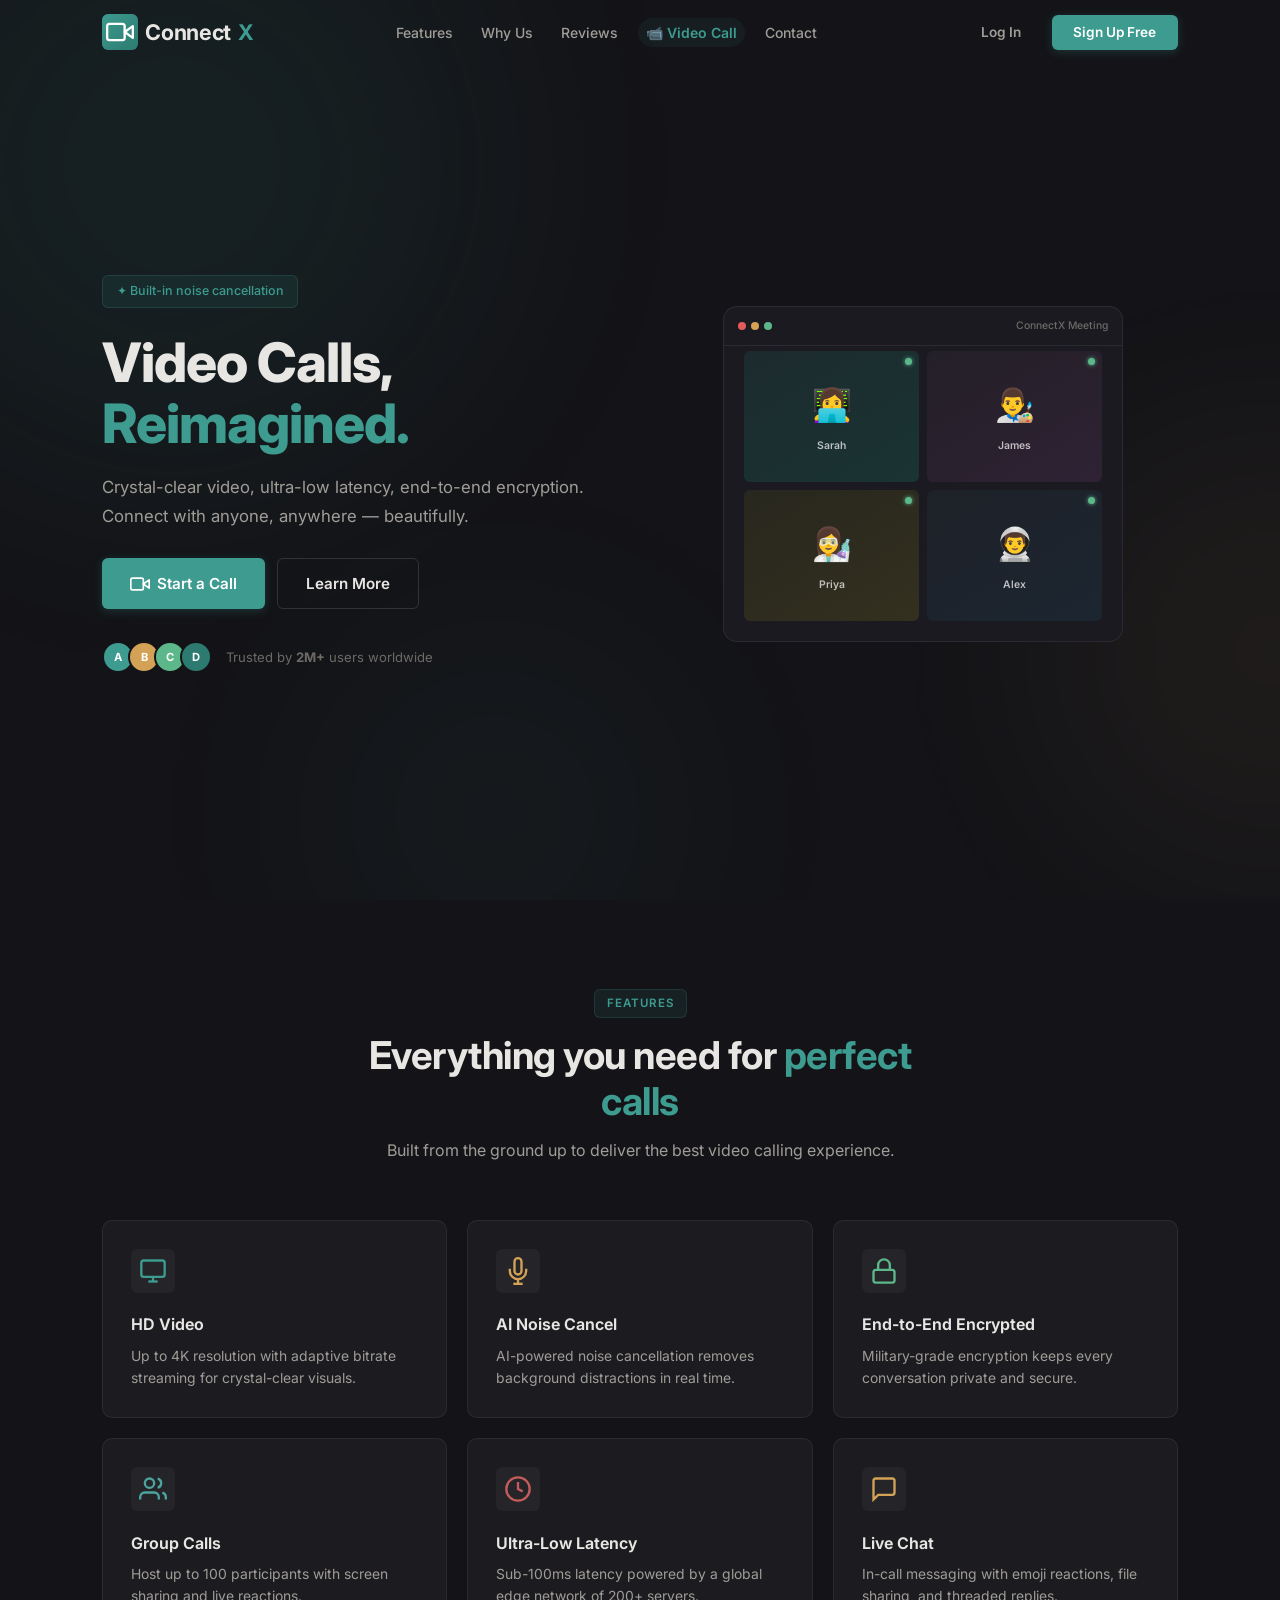
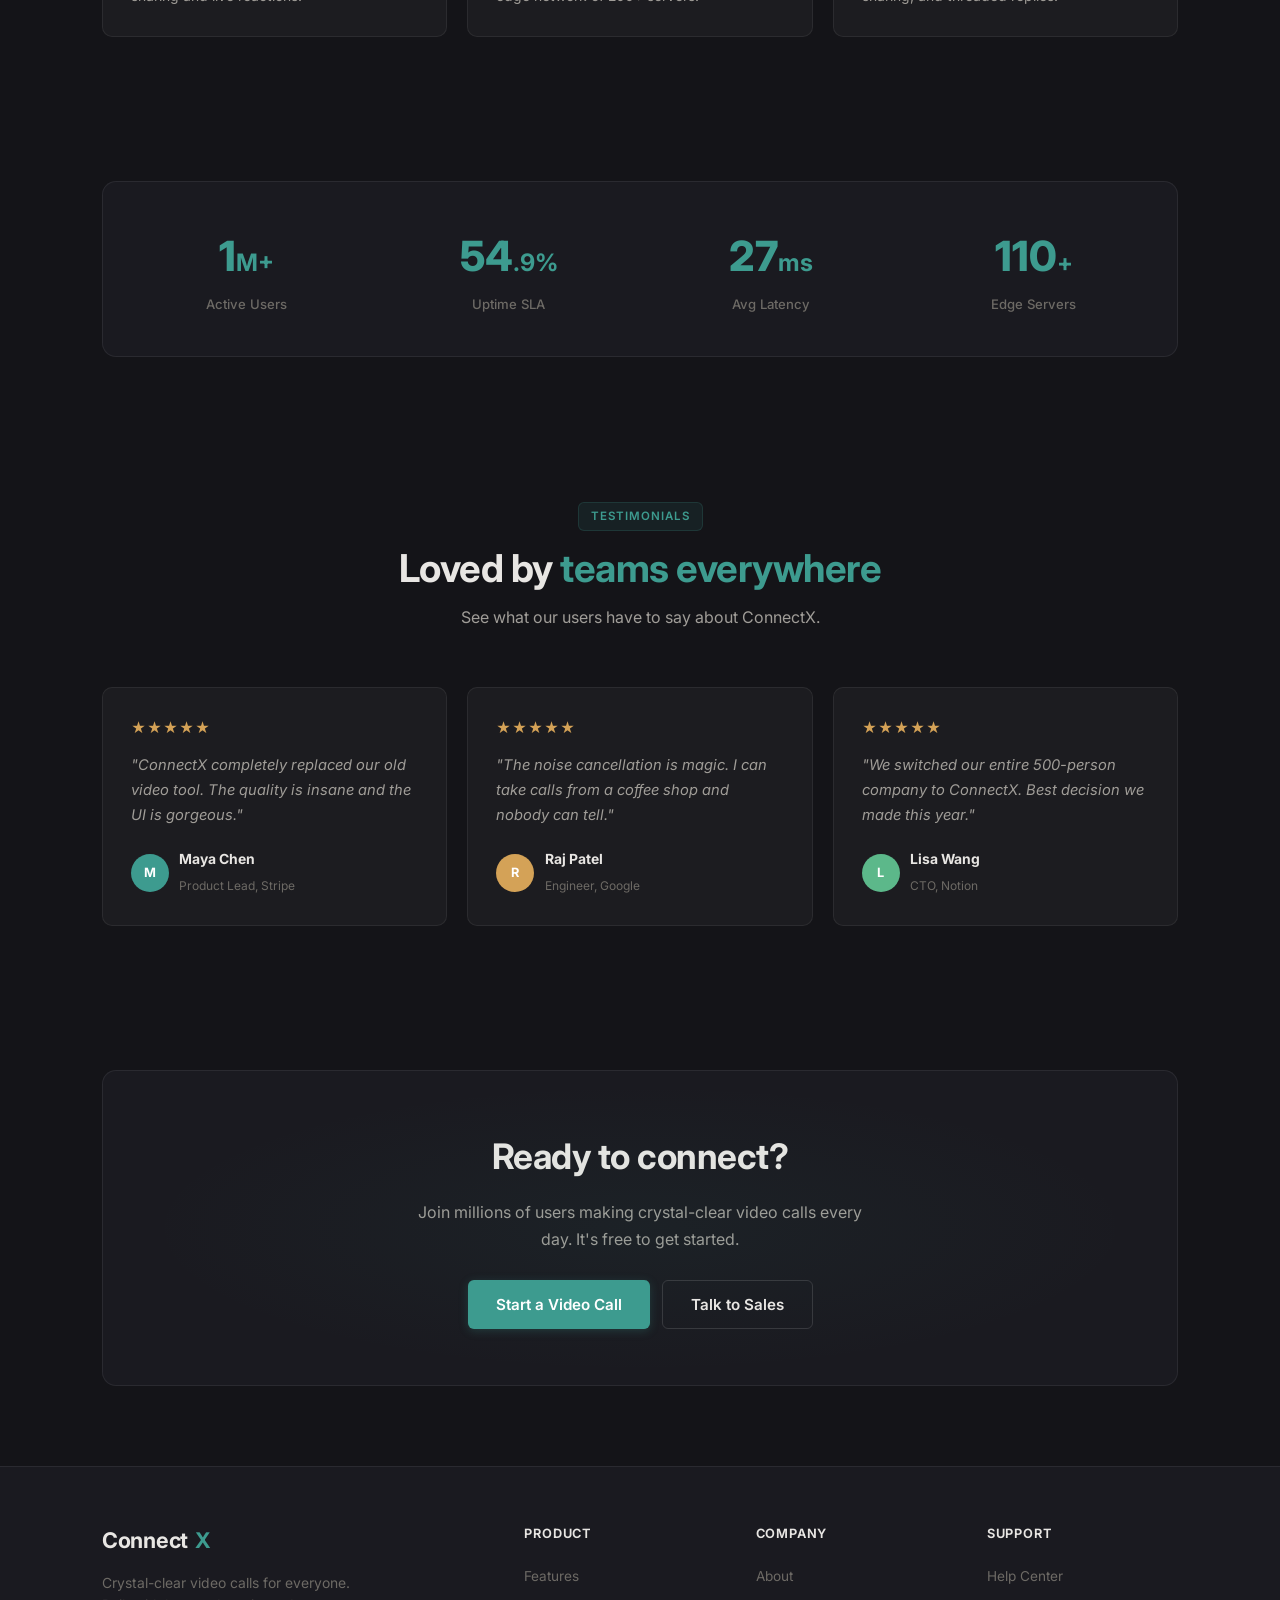
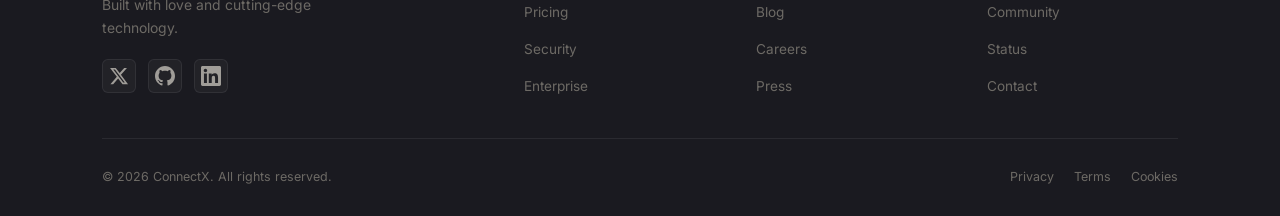
<file: index.html>
<!DOCTYPE html>
<html lang="en">

<head>
    <meta charset="UTF-8">
    <meta name="viewport" content="width=device-width, initial-scale=1.0">
    <title>ConnectX — Crystal Clear Video Calls</title>
    <meta name="description"
        content="ConnectX — Experience seamless, crystal-clear video calls with friends, family, and teams. Free, secure, and beautifully designed.">
    <link rel="preconnect" href="https://fonts.googleapis.com">
    <link rel="preconnect" href="https://fonts.gstatic.com" crossorigin>
    <link href="https://fonts.googleapis.com/css2?family=Inter:wght@300;400;500;600;700;800;900&display=swap"
        rel="stylesheet">
    <link rel="stylesheet" href="style.css">
</head>

<body>

    <!-- Animated background blobs -->
    <div class="bg-blobs" aria-hidden="true">
        <div class="blob blob-1"></div>
        <div class="blob blob-2"></div>
        <div class="blob blob-3"></div>
    </div>

    <!-- Navigation -->
    <nav id="navbar">
        <div class="nav-container">
            <a href="#" class="logo">
                <span class="logo-icon">
                    <svg width="28" height="28" viewBox="0 0 24 24" fill="none" stroke="currentColor" stroke-width="2"
                        stroke-linecap="round" stroke-linejoin="round">
                        <polygon points="23 7 16 12 23 17 23 7"></polygon>
                        <rect x="1" y="5" width="15" height="14" rx="2" ry="2"></rect>
                    </svg>
                </span>
                Connect<span class="logo-accent">X</span>
            </a>
            <ul class="nav-links">
                <li><a href="#features">Features</a></li>
                <li><a href="#stats">Why Us</a></li>
                <li><a href="#testimonials">Reviews</a></li>
                <li><a href="call.html" class="nav-call-link">📹 Video Call</a></li>
                <li><a href="#cta">Contact</a></li>
            </ul>
            <div class="nav-actions">
                <button class="btn btn-ghost" id="loginBtn">Log In</button>
                <button class="btn btn-primary" id="signupBtn">Sign Up Free</button>
            </div>
            <button class="hamburger" id="hamburger" aria-label="Toggle menu">
                <span></span><span></span><span></span>
            </button>
        </div>
    </nav>

    <!-- Mobile Menu -->
    <div class="mobile-menu" id="mobileMenu">
        <ul>
            <li><a href="#features">Features</a></li>
            <li><a href="#stats">Why Us</a></li>
            <li><a href="#testimonials">Reviews</a></li>
            <li><a href="#cta">Contact</a></li>
            <li><a href="#" class="btn btn-primary" style="display:inline-block;margin-top:.5rem;">Sign Up Free</a></li>
        </ul>
    </div>

    <!-- Hero Section -->
    <header class="hero" id="hero">
        <div class="hero-content">
            <div class="hero-badge">✦ Built-in noise cancellation</div>
            <h1>Video Calls,<br><span class="gradient-text">Reimagined.</span></h1>
            <p class="hero-subtitle">Crystal-clear video, ultra-low latency, end-to-end encryption. Connect with anyone,
                anywhere — beautifully.</p>
            <div class="hero-buttons">
                <a href="call.html" class="btn btn-primary btn-lg">
                    <svg width="20" height="20" viewBox="0 0 24 24" fill="none" stroke="currentColor" stroke-width="2"
                        stroke-linecap="round" stroke-linejoin="round">
                        <polygon points="23 7 16 12 23 17 23 7"></polygon>
                        <rect x="1" y="5" width="15" height="14" rx="2" ry="2"></rect>
                    </svg>
                    Start a Call
                </a>
                <a href="#features" class="btn btn-outline btn-lg">Learn More</a>
            </div>
            <div class="hero-trust">
                <div class="avatar-stack">
                    <div class="avatar" style="background: #3d9b8f;">A</div>
                    <div class="avatar" style="background: #d4a257;">B</div>
                    <div class="avatar" style="background: #5cb88a;">C</div>
                    <div class="avatar" style="background: #2c7a70;">D</div>
                </div>
                <span>Trusted by <strong>2M+</strong> users worldwide</span>
            </div>
        </div>
        <div class="hero-visual">
            <div class="video-grid-mockup">
                <div class="vid-card vid-1">
                    <div class="vid-avatar">👩‍💻</div>
                    <span class="vid-name">Sarah</span>
                    <span class="vid-status live"></span>
                </div>
                <div class="vid-card vid-2">
                    <div class="vid-avatar">👨‍🎨</div>
                    <span class="vid-name">James</span>
                    <span class="vid-status live"></span>
                </div>
                <div class="vid-card vid-3">
                    <div class="vid-avatar">👩‍🔬</div>
                    <span class="vid-name">Priya</span>
                    <span class="vid-status live"></span>
                </div>
                <div class="vid-card vid-4">
                    <div class="vid-avatar">👨‍🚀</div>
                    <span class="vid-name">Alex</span>
                    <span class="vid-status live"></span>
                </div>
                <div class="mockup-toolbar">
                    <span class="toolbar-dot red"></span>
                    <span class="toolbar-dot yellow"></span>
                    <span class="toolbar-dot green"></span>
                    <span class="toolbar-label">ConnectX Meeting</span>
                </div>
            </div>
        </div>
    </header>

    <!-- Features Section -->
    <section class="features" id="features">
        <div class="section-container">
            <div class="section-header">
                <span class="section-tag">Features</span>
                <h2>Everything you need for <span class="gradient-text">perfect calls</span></h2>
                <p>Built from the ground up to deliver the best video calling experience.</p>
            </div>
            <div class="features-grid">
                <div class="feature-card">
                    <div class="feature-icon" style="--accent: #3d9b8f;">
                        <svg width="28" height="28" viewBox="0 0 24 24" fill="none" stroke="currentColor"
                            stroke-width="2">
                            <rect x="2" y="3" width="20" height="14" rx="2" />
                            <line x1="8" y1="21" x2="16" y2="21" />
                            <line x1="12" y1="17" x2="12" y2="21" />
                        </svg>
                    </div>
                    <h3>HD Video</h3>
                    <p>Up to 4K resolution with adaptive bitrate streaming for crystal-clear visuals.</p>
                </div>
                <div class="feature-card">
                    <div class="feature-icon" style="--accent: #d4a257;">
                        <svg width="28" height="28" viewBox="0 0 24 24" fill="none" stroke="currentColor"
                            stroke-width="2">
                            <path d="M12 1a3 3 0 0 0-3 3v8a3 3 0 0 0 6 0V4a3 3 0 0 0-3-3z" />
                            <path d="M19 10v2a7 7 0 0 1-14 0v-2" />
                            <line x1="12" y1="19" x2="12" y2="23" />
                            <line x1="8" y1="23" x2="16" y2="23" />
                        </svg>
                    </div>
                    <h3>AI Noise Cancel</h3>
                    <p>AI-powered noise cancellation removes background distractions in real time.</p>
                </div>
                <div class="feature-card">
                    <div class="feature-icon" style="--accent: #5cb88a;">
                        <svg width="28" height="28" viewBox="0 0 24 24" fill="none" stroke="currentColor"
                            stroke-width="2">
                            <rect x="3" y="11" width="18" height="11" rx="2" />
                            <path d="M7 11V7a5 5 0 0 1 10 0v4" />
                        </svg>
                    </div>
                    <h3>End-to-End Encrypted</h3>
                    <p>Military-grade encryption keeps every conversation private and secure.</p>
                </div>
                <div class="feature-card">
                    <div class="feature-icon" style="--accent: #4da3a0;">
                        <svg width="28" height="28" viewBox="0 0 24 24" fill="none" stroke="currentColor"
                            stroke-width="2">
                            <path d="M17 21v-2a4 4 0 0 0-4-4H5a4 4 0 0 0-4 4v2" />
                            <circle cx="9" cy="7" r="4" />
                            <path d="M23 21v-2a4 4 0 0 0-3-3.87" />
                            <path d="M16 3.13a4 4 0 0 1 0 7.75" />
                        </svg>
                    </div>
                    <h3>Group Calls</h3>
                    <p>Host up to 100 participants with screen sharing and live reactions.</p>
                </div>
                <div class="feature-card">
                    <div class="feature-icon" style="--accent: #c45c5c;">
                        <svg width="28" height="28" viewBox="0 0 24 24" fill="none" stroke="currentColor"
                            stroke-width="2">
                            <circle cx="12" cy="12" r="10" />
                            <polyline points="12 6 12 12 16 14" />
                        </svg>
                    </div>
                    <h3>Ultra-Low Latency</h3>
                    <p>Sub-100ms latency powered by a global edge network of 200+ servers.</p>
                </div>
                <div class="feature-card">
                    <div class="feature-icon" style="--accent: #d4a257;">
                        <svg width="28" height="28" viewBox="0 0 24 24" fill="none" stroke="currentColor"
                            stroke-width="2">
                            <path d="M21 15a2 2 0 0 1-2 2H7l-4 4V5a2 2 0 0 1 2-2h14a2 2 0 0 1 2 2z" />
                        </svg>
                    </div>
                    <h3>Live Chat</h3>
                    <p>In-call messaging with emoji reactions, file sharing, and threaded replies.</p>
                </div>
            </div>
        </div>
    </section>

    <!-- Stats Section -->
    <section class="stats" id="stats">
        <div class="section-container">
            <div class="stats-grid">
                <div class="stat-item">
                    <span class="stat-number" data-target="2">0</span><span class="stat-suffix">M+</span>
                    <span class="stat-label">Active Users</span>
                </div>
                <div class="stat-item">
                    <span class="stat-number" data-target="99">0</span><span class="stat-suffix">.9%</span>
                    <span class="stat-label">Uptime SLA</span>
                </div>
                <div class="stat-item">
                    <span class="stat-number" data-target="50">0</span><span class="stat-suffix">ms</span>
                    <span class="stat-label">Avg Latency</span>
                </div>
                <div class="stat-item">
                    <span class="stat-number" data-target="200">0</span><span class="stat-suffix">+</span>
                    <span class="stat-label">Edge Servers</span>
                </div>
            </div>
        </div>
    </section>

    <!-- Testimonials Section -->
    <section class="testimonials" id="testimonials">
        <div class="section-container">
            <div class="section-header">
                <span class="section-tag">Testimonials</span>
                <h2>Loved by <span class="gradient-text">teams everywhere</span></h2>
                <p>See what our users have to say about ConnectX.</p>
            </div>
            <div class="testimonials-grid">
                <div class="testimonial-card">
                    <div class="testimonial-stars">★★★★★</div>
                    <p>"ConnectX completely replaced our old video tool. The quality is insane and the UI is gorgeous."
                    </p>
                    <div class="testimonial-author">
                        <div class="author-avatar" style="background: #3d9b8f;">M
                        </div>
                        <div>
                            <strong>Maya Chen</strong>
                            <span>Product Lead, Stripe</span>
                        </div>
                    </div>
                </div>
                <div class="testimonial-card">
                    <div class="testimonial-stars">★★★★★</div>
                    <p>"The noise cancellation is magic. I can take calls from a coffee shop and nobody can tell."</p>
                    <div class="testimonial-author">
                        <div class="author-avatar" style="background: #d4a257;">R
                        </div>
                        <div>
                            <strong>Raj Patel</strong>
                            <span>Engineer, Google</span>
                        </div>
                    </div>
                </div>
                <div class="testimonial-card">
                    <div class="testimonial-stars">★★★★★</div>
                    <p>"We switched our entire 500-person company to ConnectX. Best decision we made this year."</p>
                    <div class="testimonial-author">
                        <div class="author-avatar" style="background: #5cb88a;">L
                        </div>
                        <div>
                            <strong>Lisa Wang</strong>
                            <span>CTO, Notion</span>
                        </div>
                    </div>
                </div>
            </div>
        </div>
    </section>

    <!-- CTA Section -->
    <section class="cta-section" id="cta">
        <div class="section-container">
            <div class="cta-card">
                <h2>Ready to connect?</h2>
                <p>Join millions of users making crystal-clear video calls every day. It's free to get started.</p>
                <div class="hero-buttons" style="justify-content: center;">
                    <a href="call.html" class="btn btn-primary btn-lg">Start a Video Call</a>
                    <button class="btn btn-outline btn-lg">Talk to Sales</button>
                </div>
            </div>
        </div>
    </section>

    <!-- Footer -->
    <footer>
        <div class="footer-container">
            <div class="footer-grid">
                <div class="footer-brand">
                    <a href="#" class="logo">
                        Connect<span class="logo-accent">X</span>
                    </a>
                    <p>Crystal-clear video calls for everyone. Built with love and cutting-edge technology.</p>
                    <div class="social-links">
                        <a href="#" aria-label="Twitter">
                            <svg width="20" height="20" viewBox="0 0 24 24" fill="currentColor">
                                <path
                                    d="M18.244 2.25h3.308l-7.227 8.26 8.502 11.24H16.17l-5.214-6.817L4.99 21.75H1.68l7.73-8.835L1.254 2.25H8.08l4.713 6.231zm-1.161 17.52h1.833L7.084 4.126H5.117z" />
                            </svg>
                        </a>
                        <a href="#" aria-label="GitHub">
                            <svg width="20" height="20" viewBox="0 0 24 24" fill="currentColor">
                                <path
                                    d="M12 0c-6.626 0-12 5.373-12 12 0 5.302 3.438 9.8 8.207 11.387.599.111.793-.261.793-.577v-2.234c-3.338.726-4.033-1.416-4.033-1.416-.546-1.387-1.333-1.756-1.333-1.756-1.089-.745.083-.729.083-.729 1.205.084 1.839 1.237 1.839 1.237 1.07 1.834 2.807 1.304 3.492.997.107-.775.418-1.305.762-1.604-2.665-.305-5.467-1.334-5.467-5.931 0-1.311.469-2.381 1.236-3.221-.124-.303-.535-1.524.117-3.176 0 0 1.008-.322 3.301 1.23.957-.266 1.983-.399 3.003-.404 1.02.005 2.047.138 3.006.404 2.291-1.552 3.297-1.23 3.297-1.23.653 1.653.242 2.874.118 3.176.77.84 1.235 1.911 1.235 3.221 0 4.609-2.807 5.624-5.479 5.921.43.372.823 1.102.823 2.222v3.293c0 .319.192.694.801.576 4.765-1.589 8.199-6.086 8.199-11.386 0-6.627-5.373-12-12-12z" />
                            </svg>
                        </a>
                        <a href="#" aria-label="LinkedIn">
                            <svg width="20" height="20" viewBox="0 0 24 24" fill="currentColor">
                                <path
                                    d="M20.447 20.452h-3.554v-5.569c0-1.328-.027-3.037-1.852-3.037-1.853 0-2.136 1.445-2.136 2.939v5.667H9.351V9h3.414v1.561h.046c.477-.9 1.637-1.85 3.37-1.85 3.601 0 4.267 2.37 4.267 5.455v6.286zM5.337 7.433c-1.144 0-2.063-.926-2.063-2.065 0-1.138.92-2.063 2.063-2.063 1.14 0 2.064.925 2.064 2.063 0 1.139-.925 2.065-2.064 2.065zm1.782 13.019H3.555V9h3.564v11.452zM22.225 0H1.771C.792 0 0 .774 0 1.729v20.542C0 23.227.792 24 1.771 24h20.451C23.2 24 24 23.227 24 22.271V1.729C24 .774 23.2 0 22.222 0h.003z" />
                            </svg>
                        </a>
                    </div>
                </div>
                <div class="footer-col">
                    <h4>Product</h4>
                    <ul>
                        <li><a href="#">Features</a></li>
                        <li><a href="#">Pricing</a></li>
                        <li><a href="#">Security</a></li>
                        <li><a href="#">Enterprise</a></li>
                    </ul>
                </div>
                <div class="footer-col">
                    <h4>Company</h4>
                    <ul>
                        <li><a href="#">About</a></li>
                        <li><a href="#">Blog</a></li>
                        <li><a href="#">Careers</a></li>
                        <li><a href="#">Press</a></li>
                    </ul>
                </div>
                <div class="footer-col">
                    <h4>Support</h4>
                    <ul>
                        <li><a href="#">Help Center</a></li>
                        <li><a href="#">Community</a></li>
                        <li><a href="#">Status</a></li>
                        <li><a href="#">Contact</a></li>
                    </ul>
                </div>
            </div>
            <div class="footer-bottom">
                <p>&copy; 2026 ConnectX. All rights reserved.</p>
                <div class="footer-legal">
                    <a href="#">Privacy</a>
                    <a href="#">Terms</a>
                    <a href="#">Cookies</a>
                </div>
            </div>
        </div>
    </footer>

    <script src="script.js"></script>
</body>

</html>
</file>
<file: style.css>
/* ========================================
   DESIGN TOKENS
   ======================================== */
:root {
    /* Colors — warm charcoal palette with teal + amber accents */
    --bg-primary: #141418;
    --bg-secondary: #1a1a20;
    --bg-card: rgba(255, 255, 255, 0.035);
    --bg-card-hover: rgba(255, 255, 255, 0.06);
    --text-primary: #e8e6e3;
    --text-secondary: #a09d98;
    --text-muted: #6d6a65;
    --accent-1: #3d9b8f;
    --accent-2: #2c7a70;
    --accent-3: #d4a257;
    --accent-4: #5cb88a;
    --border-color: rgba(255, 255, 255, 0.07);
    --border-hover: rgba(255, 255, 255, 0.13);
    --gradient-primary: linear-gradient(135deg, #3d9b8f 0%, #2c7a70 100%);
    --gradient-accent: linear-gradient(135deg, #d4a257 0%, #c4883c 100%);
    --gradient-hero: linear-gradient(135deg, #3d9b8f 0%, #2c7a70 50%, #d4a257 100%);

    /* Spacing */
    --section-padding: 5.5rem 2rem;
    --container-max: 1140px;
    --radius-sm: 6px;
    --radius-md: 10px;
    --radius-lg: 14px;
    --radius-xl: 18px;
    --radius-full: 9999px;

    /* Transitions */
    --transition-fast: 0.15s ease;
    --transition-base: 0.25s ease;
    --transition-smooth: 0.4s ease;

    /* Shadows */
    --shadow-glow: 0 0 30px rgba(61, 155, 143, 0.08);
    --shadow-card: 0 2px 16px rgba(0, 0, 0, 0.15);
    --shadow-button: 0 2px 10px rgba(61, 155, 143, 0.25);
}

/* ========================================
   RESET & BASE
   ======================================== */
*,
*::before,
*::after {
    margin: 0;
    padding: 0;
    box-sizing: border-box;
}

html {
    scroll-behavior: smooth;
    -webkit-font-smoothing: antialiased;
    -moz-osx-font-smoothing: grayscale;
}

body {
    font-family: 'Inter', -apple-system, BlinkMacSystemFont, sans-serif;
    background: var(--bg-primary);
    color: var(--text-primary);
    line-height: 1.65;
    overflow-x: hidden;
}

a {
    color: inherit;
    text-decoration: none;
    transition: color var(--transition-fast);
}

img {
    max-width: 100%;
    display: block;
}

/* ========================================
   SUBTLE BACKGROUND — grain texture
   instead of floating blobs
   ======================================== */
.bg-blobs {
    position: fixed;
    inset: 0;
    z-index: 0;
    overflow: hidden;
    pointer-events: none;
}

/* Kill the blob animations, use a single subtle wash */
.blob {
    position: absolute;
    border-radius: 50%;
    filter: blur(120px);
    opacity: 0.12;
}

.blob-1 {
    width: 600px;
    height: 600px;
    background: #2c7a70;
    top: -15%;
    left: -10%;
}

.blob-2 {
    width: 400px;
    height: 400px;
    background: #d4a257;
    top: 50%;
    right: -15%;
    opacity: 0.07;
}

.blob-3 {
    width: 350px;
    height: 350px;
    background: #3d9b8f;
    bottom: -10%;
    left: 25%;
    opacity: 0.06;
}

/* No blob animation — static, calm */
@keyframes blobFloat {

    0%,
    100% {
        transform: none;
    }
}

/* ========================================
   NAVIGATION
   ======================================== */
nav {
    position: fixed;
    top: 0;
    left: 0;
    right: 0;
    z-index: 1000;
    padding: 0.9rem 0;
    transition: background var(--transition-base), box-shadow var(--transition-base), padding var(--transition-base);
}

nav.scrolled {
    background: rgba(20, 20, 24, 0.92);
    backdrop-filter: blur(12px);
    -webkit-backdrop-filter: blur(12px);
    box-shadow: 0 1px 0 var(--border-color);
    padding: 0.55rem 0;
}

.nav-container {
    max-width: var(--container-max);
    margin: 0 auto;
    padding: 0 2rem;
    display: flex;
    align-items: center;
    justify-content: space-between;
}

.logo {
    font-size: 1.35rem;
    font-weight: 700;
    display: flex;
    align-items: center;
    gap: 0.45rem;
    letter-spacing: -0.3px;
}

.logo-icon {
    display: flex;
    align-items: center;
    justify-content: center;
    width: 36px;
    height: 36px;
    background: var(--gradient-primary);
    border-radius: var(--radius-sm);
    color: white;
}

.logo-accent {
    color: var(--accent-1);
}

.nav-links {
    list-style: none;
    display: flex;
    gap: 1.75rem;
}

.nav-links a {
    font-size: 0.875rem;
    font-weight: 500;
    color: var(--text-secondary);
    position: relative;
    padding: 0.2rem 0;
}

.nav-links a::after {
    content: '';
    position: absolute;
    bottom: -2px;
    left: 0;
    width: 0;
    height: 1.5px;
    background: var(--accent-1);
    transition: width var(--transition-base);
}

.nav-links a:hover {
    color: var(--text-primary);
}

.nav-links a:hover::after {
    width: 100%;
}

.nav-call-link {
    color: var(--accent-1) !important;
    font-weight: 600 !important;
}

.nav-call-link::before {
    content: '';
    position: absolute;
    inset: -3px -8px;
    background: rgba(61, 155, 143, 0.08);
    border-radius: var(--radius-full);
    z-index: -1;
    transition: background var(--transition-base);
}

.nav-call-link:hover::before {
    background: rgba(61, 155, 143, 0.14);
}

.nav-actions {
    display: flex;
    gap: 0.6rem;
}

/* Hamburger */
.hamburger {
    display: none;
    flex-direction: column;
    gap: 5px;
    background: none;
    border: none;
    cursor: pointer;
    padding: 4px;
    z-index: 1001;
}

.hamburger span {
    display: block;
    width: 22px;
    height: 2px;
    background: var(--text-primary);
    border-radius: 1px;
    transition: var(--transition-base);
}

.hamburger.active span:nth-child(1) {
    transform: rotate(45deg) translate(5px, 5px);
}

.hamburger.active span:nth-child(2) {
    opacity: 0;
}

.hamburger.active span:nth-child(3) {
    transform: rotate(-45deg) translate(5px, -5px);
}

.mobile-menu {
    display: none;
    position: fixed;
    top: 0;
    left: 0;
    right: 0;
    bottom: 0;
    background: rgba(20, 20, 24, 0.97);
    z-index: 999;
    align-items: center;
    justify-content: center;
}

.mobile-menu.active {
    display: flex;
}

.mobile-menu ul {
    list-style: none;
    text-align: center;
    display: flex;
    flex-direction: column;
    gap: 1.75rem;
}

.mobile-menu ul a {
    font-size: 1.35rem;
    font-weight: 600;
    color: var(--text-primary);
}

/* ========================================
   BUTTONS
   ======================================== */
.btn {
    display: inline-flex;
    align-items: center;
    gap: 0.45rem;
    padding: 0.6rem 1.35rem;
    border-radius: var(--radius-sm);
    font-family: inherit;
    font-size: 0.85rem;
    font-weight: 600;
    border: none;
    cursor: pointer;
    transition: all var(--transition-base);
    white-space: nowrap;
}

.btn-primary {
    background: var(--accent-1);
    color: #fff;
    box-shadow: var(--shadow-button);
}

.btn-primary:hover {
    background: #349385;
    box-shadow: 0 4px 18px rgba(61, 155, 143, 0.35);
}

.btn-primary:active {
    transform: translateY(0);
}

.btn-outline {
    background: transparent;
    color: var(--text-primary);
    border: 1.5px solid var(--border-hover);
}

.btn-outline:hover {
    background: var(--bg-card-hover);
    border-color: var(--accent-1);
}

.btn-ghost {
    background: transparent;
    color: var(--text-secondary);
}

.btn-ghost:hover {
    color: var(--text-primary);
    background: var(--bg-card);
}

.btn-lg {
    padding: 0.75rem 1.75rem;
    font-size: 0.95rem;
}

/* ========================================
   HERO SECTION
   ======================================== */
.hero {
    position: relative;
    z-index: 1;
    min-height: 100vh;
    display: flex;
    align-items: center;
    justify-content: center;
    gap: 3.5rem;
    padding: 7rem 2rem 4rem;
    max-width: var(--container-max);
    margin: 0 auto;
}

.hero-content {
    flex: 1;
    max-width: 540px;
}

.hero-badge {
    display: inline-block;
    padding: 0.35rem 0.85rem;
    background: rgba(61, 155, 143, 0.1);
    border: 1px solid rgba(61, 155, 143, 0.2);
    border-radius: var(--radius-sm);
    font-size: 0.78rem;
    font-weight: 500;
    color: var(--accent-1);
    margin-bottom: 1.5rem;
    animation: fadeInUp 0.5s ease-out;
}

.hero h1 {
    font-size: clamp(2.2rem, 4.5vw, 3.4rem);
    font-weight: 800;
    line-height: 1.12;
    letter-spacing: -1px;
    margin-bottom: 1.2rem;
    animation: fadeInUp 0.5s ease-out 0.08s both;
}

.gradient-text {
    color: var(--accent-1);
}

.hero-subtitle {
    font-size: 1.05rem;
    color: var(--text-secondary);
    line-height: 1.7;
    margin-bottom: 1.75rem;
    animation: fadeInUp 0.5s ease-out 0.16s both;
}

.hero-buttons {
    display: flex;
    gap: 0.75rem;
    flex-wrap: wrap;
    animation: fadeInUp 0.5s ease-out 0.24s both;
}

.hero-trust {
    display: flex;
    align-items: center;
    gap: 0.85rem;
    margin-top: 2rem;
    font-size: 0.82rem;
    color: var(--text-muted);
    animation: fadeInUp 0.5s ease-out 0.32s both;
}

.avatar-stack {
    display: flex;
}

.avatar {
    width: 32px;
    height: 32px;
    border-radius: 50%;
    display: flex;
    align-items: center;
    justify-content: center;
    font-weight: 700;
    font-size: 0.7rem;
    color: white;
    border: 2px solid var(--bg-primary);
    margin-left: -6px;
}

.avatar:first-child {
    margin-left: 0;
}

/* Hero Visual — Video Grid Mockup */
.hero-visual {
    flex: 1;
    display: flex;
    justify-content: center;
    animation: fadeInUp 0.6s ease-out 0.2s both;
}

.video-grid-mockup {
    position: relative;
    display: grid;
    grid-template-columns: 1fr 1fr;
    gap: 8px;
    padding: 2.75rem 1.25rem 1.25rem;
    background: var(--bg-secondary);
    border: 1px solid var(--border-color);
    border-radius: var(--radius-lg);
    max-width: 400px;
    width: 100%;
}

.mockup-toolbar {
    position: absolute;
    top: 0;
    left: 0;
    right: 0;
    padding: 0.65rem 0.85rem;
    display: flex;
    align-items: center;
    gap: 5px;
    border-bottom: 1px solid var(--border-color);
}

.toolbar-dot {
    width: 8px;
    height: 8px;
    border-radius: 50%;
}

.toolbar-dot.red {
    background: #e25c5c;
}

.toolbar-dot.yellow {
    background: #d4a257;
}

.toolbar-dot.green {
    background: #5cb88a;
}

.toolbar-label {
    margin-left: auto;
    font-size: 0.65rem;
    color: var(--text-muted);
    font-weight: 500;
}

.vid-card {
    position: relative;
    aspect-ratio: 4/3;
    border-radius: var(--radius-sm);
    display: flex;
    flex-direction: column;
    align-items: center;
    justify-content: center;
    gap: 0.35rem;
    overflow: hidden;
}


.vid-1 {
    background: linear-gradient(150deg, #1c2a2e, #1a3433);
}

.vid-2 {
    background: linear-gradient(150deg, #242028, #2e2234);
}

.vid-3 {
    background: linear-gradient(150deg, #28271e, #33301f);
}

.vid-4 {
    background: linear-gradient(150deg, #1e2128, #1c2631);
}

.vid-avatar {
    font-size: 2rem;
}

.vid-name {
    font-size: 0.65rem;
    font-weight: 600;
    color: rgba(255, 255, 255, 0.7);
}

.vid-status {
    position: absolute;
    top: 7px;
    right: 7px;
    width: 7px;
    height: 7px;
    border-radius: 50%;
}

.vid-status.live {
    background: #5cb88a;
    box-shadow: 0 0 4px #5cb88a;
    animation: statusPulse 2.5s ease-in-out infinite;
}

@keyframes subtlePulse {

    0%,
    100% {
        transform: scale(1);
    }

    50% {
        transform: scale(1.02);
    }
}

@keyframes statusPulse {

    0%,
    100% {
        opacity: 1;
    }

    50% {
        opacity: 0.4;
    }
}

/* ========================================
   SECTION COMMON
   ======================================== */
.section-container {
    max-width: var(--container-max);
    margin: 0 auto;
    padding: 0 2rem;
}

.section-header {
    text-align: center;
    max-width: 560px;
    margin: 0 auto 3.5rem;
}

.section-tag {
    display: inline-block;
    padding: 0.25rem 0.75rem;
    background: rgba(61, 155, 143, 0.1);
    border: 1px solid rgba(61, 155, 143, 0.18);
    border-radius: var(--radius-sm);
    font-size: 0.72rem;
    font-weight: 600;
    text-transform: uppercase;
    letter-spacing: 1px;
    color: var(--accent-1);
    margin-bottom: 0.85rem;
}

.section-header h2 {
    font-size: clamp(1.6rem, 3vw, 2.4rem);
    font-weight: 700;
    letter-spacing: -0.5px;
    line-height: 1.2;
    margin-bottom: 0.85rem;
}

.section-header p {
    font-size: 1rem;
    color: var(--text-secondary);
}

/* ========================================
   FEATURES
   ======================================== */
.features {
    position: relative;
    z-index: 1;
    padding: var(--section-padding);
}

.features-grid {
    display: grid;
    grid-template-columns: repeat(3, 1fr);
    gap: 1.25rem;
}

.feature-card {
    position: relative;
    padding: 1.75rem;
    background: var(--bg-card);
    border: 1px solid var(--border-color);
    border-radius: var(--radius-md);
    transition: border-color var(--transition-base);
}

.feature-card::before {
    display: none;
    /* no radial glow overlay */
}

.feature-card:hover {
    border-color: var(--border-hover);
}

.feature-icon {
    width: 44px;
    height: 44px;
    display: flex;
    align-items: center;
    justify-content: center;
    border-radius: var(--radius-sm);
    background: rgba(255, 255, 255, 0.04);
    color: var(--accent, var(--accent-1));
    margin-bottom: 1.15rem;
}

.feature-card h3 {
    font-size: 1rem;
    font-weight: 650;
    margin-bottom: 0.45rem;
}

.feature-card p {
    font-size: 0.87rem;
    color: var(--text-secondary);
    line-height: 1.6;
}

/* ========================================
   STATS
   ======================================== */
.stats {
    position: relative;
    z-index: 1;
    padding: 3.5rem 2rem;
}

.stats-grid {
    display: grid;
    grid-template-columns: repeat(4, 1fr);
    gap: 1.5rem;
    padding: 2.5rem 1.5rem;
    background: var(--bg-secondary);
    border: 1px solid var(--border-color);
    border-radius: var(--radius-lg);
}

.stat-item {
    text-align: center;
}

.stat-number {
    font-size: clamp(1.8rem, 3.5vw, 2.6rem);
    font-weight: 800;
    color: var(--accent-1);
}

.stat-suffix {
    font-size: clamp(1rem, 2vw, 1.5rem);
    font-weight: 700;
    color: var(--accent-1);
}

.stat-label {
    display: block;
    margin-top: 0.25rem;
    font-size: 0.82rem;
    color: var(--text-muted);
    font-weight: 500;
}

/* ========================================
   TESTIMONIALS
   ======================================== */
.testimonials {
    position: relative;
    z-index: 1;
    padding: var(--section-padding);
}

.testimonials-grid {
    display: grid;
    grid-template-columns: repeat(3, 1fr);
    gap: 1.25rem;
}

.testimonial-card {
    padding: 1.75rem;
    background: var(--bg-card);
    border: 1px solid var(--border-color);
    border-radius: var(--radius-md);
    transition: border-color var(--transition-base);
}

.testimonial-card:hover {
    border-color: var(--border-hover);
}

.testimonial-stars {
    color: var(--accent-3);
    font-size: 0.9rem;
    letter-spacing: 1px;
    margin-bottom: 0.85rem;
}

.testimonial-card>p {
    font-size: 0.92rem;
    color: var(--text-secondary);
    line-height: 1.7;
    margin-bottom: 1.25rem;
    font-style: italic;
}

.testimonial-author {
    display: flex;
    align-items: center;
    gap: 0.65rem;
}

.author-avatar {
    width: 38px;
    height: 38px;
    border-radius: 50%;
    display: flex;
    align-items: center;
    justify-content: center;
    font-weight: 700;
    font-size: 0.8rem;
    color: #fff;
    flex-shrink: 0;
}

.testimonial-author strong {
    display: block;
    font-size: 0.87rem;
}

.testimonial-author span {
    font-size: 0.75rem;
    color: var(--text-muted);
}

/* ========================================
   CTA SECTION
   ======================================== */
.cta-section {
    position: relative;
    z-index: 1;
    padding: 3.5rem 2rem 5rem;
}

.cta-card {
    text-align: center;
    padding: 3.5rem 2rem;
    background: var(--bg-secondary);
    border: 1px solid var(--border-color);
    border-radius: var(--radius-lg);
    position: relative;
    overflow: hidden;
}

.cta-card::before {
    content: '';
    position: absolute;
    inset: 0;
    background: radial-gradient(ellipse at center, rgba(61, 155, 143, 0.06), transparent 65%);
    pointer-events: none;
}

.cta-card h2 {
    font-size: clamp(1.6rem, 3vw, 2.2rem);
    font-weight: 700;
    letter-spacing: -0.5px;
    margin-bottom: 0.85rem;
}

.cta-card p {
    font-size: 1rem;
    color: var(--text-secondary);
    max-width: 460px;
    margin: 0 auto 1.75rem;
}

/* ========================================
   FOOTER
   ======================================== */
footer {
    position: relative;
    z-index: 1;
    background: var(--bg-secondary);
    border-top: 1px solid var(--border-color);
}

.footer-container {
    max-width: var(--container-max);
    margin: 0 auto;
    padding: 3.5rem 2rem 1.75rem;
}

.footer-grid {
    display: grid;
    grid-template-columns: 2fr 1fr 1fr 1fr;
    gap: 2.5rem;
    margin-bottom: 2.5rem;
}

.footer-brand p {
    margin-top: 0.85rem;
    font-size: 0.87rem;
    color: var(--text-muted);
    line-height: 1.6;
    max-width: 260px;
}

.social-links {
    display: flex;
    gap: 0.75rem;
    margin-top: 1.25rem;
}

.social-links a {
    width: 34px;
    height: 34px;
    display: flex;
    align-items: center;
    justify-content: center;
    border-radius: var(--radius-sm);
    background: var(--bg-card);
    border: 1px solid var(--border-color);
    color: var(--text-secondary);
    transition: color var(--transition-base), border-color var(--transition-base);
}

.social-links a:hover {
    color: var(--text-primary);
    border-color: var(--accent-1);
}

.footer-col h4 {
    font-size: 0.8rem;
    font-weight: 650;
    text-transform: uppercase;
    letter-spacing: 0.8px;
    color: var(--text-primary);
    margin-bottom: 1.1rem;
}

.footer-col ul {
    list-style: none;
    display: flex;
    flex-direction: column;
    gap: 0.65rem;
}

.footer-col ul a {
    font-size: 0.85rem;
    color: var(--text-muted);
}

.footer-col ul a:hover {
    color: var(--text-primary);
}

.footer-bottom {
    display: flex;
    justify-content: space-between;
    align-items: center;
    padding-top: 1.75rem;
    border-top: 1px solid var(--border-color);
}

.footer-bottom p {
    font-size: 0.78rem;
    color: var(--text-muted);
}

.footer-legal {
    display: flex;
    gap: 1.25rem;
}

.footer-legal a {
    font-size: 0.78rem;
    color: var(--text-muted);
}

.footer-legal a:hover {
    color: var(--text-primary);
}

/* ========================================
   ANIMATIONS — fewer, subtler
   ======================================== */
@keyframes fadeInUp {
    from {
        opacity: 0;
        transform: translateY(18px);
    }

    to {
        opacity: 1;
        transform: translateY(0);
    }
}

/* Scroll reveal */
.reveal {
    opacity: 0;
    transform: translateY(24px);
    transition: opacity 0.5s ease, transform 0.5s ease;
}

.reveal.visible {
    opacity: 1;
    transform: translateY(0);
}

/* ========================================
   RESPONSIVE
   ======================================== */
@media (max-width: 1024px) {
    .hero {
        flex-direction: column;
        text-align: center;
        gap: 2.5rem;
        padding-top: 6.5rem;
    }

    .hero-content {
        max-width: 100%;
    }

    .hero-buttons {
        justify-content: center;
    }

    .hero-trust {
        justify-content: center;
    }

    .features-grid {
        grid-template-columns: repeat(2, 1fr);
    }

    .stats-grid {
        grid-template-columns: repeat(2, 1fr);
        gap: 1.5rem 1rem;
    }

    .testimonials-grid {
        grid-template-columns: 1fr;
        max-width: 520px;
        margin: 0 auto;
    }

    .footer-grid {
        grid-template-columns: 1fr 1fr;
        gap: 2rem;
    }
}

@media (max-width: 768px) {
    :root {
        --section-padding: 3.5rem 1.25rem;
    }

    .nav-links,
    .nav-actions {
        display: none;
    }

    .hamburger {
        display: flex;
    }

    .hero h1 {
        font-size: 2rem;
    }

    .hero-visual {
        width: 100%;
    }

    .video-grid-mockup {
        max-width: 300px;
    }

    .features-grid {
        grid-template-columns: 1fr;
    }

    .stats-grid {
        grid-template-columns: 1fr 1fr;
    }

    .footer-grid {
        grid-template-columns: 1fr;
    }

    .footer-bottom {
        flex-direction: column;
        gap: 0.85rem;
        text-align: center;
    }
}

@media (max-width: 480px) {
    .hero {
        padding-top: 5.5rem;
    }

    .hero h1 {
        font-size: 1.75rem;
    }

    .hero-buttons {
        flex-direction: column;
        align-items: center;
    }

    .btn-lg {
        width: 100%;
        justify-content: center;
    }

    .cta-card {
        padding: 2.5rem 1.25rem;
    }
}
</file>
